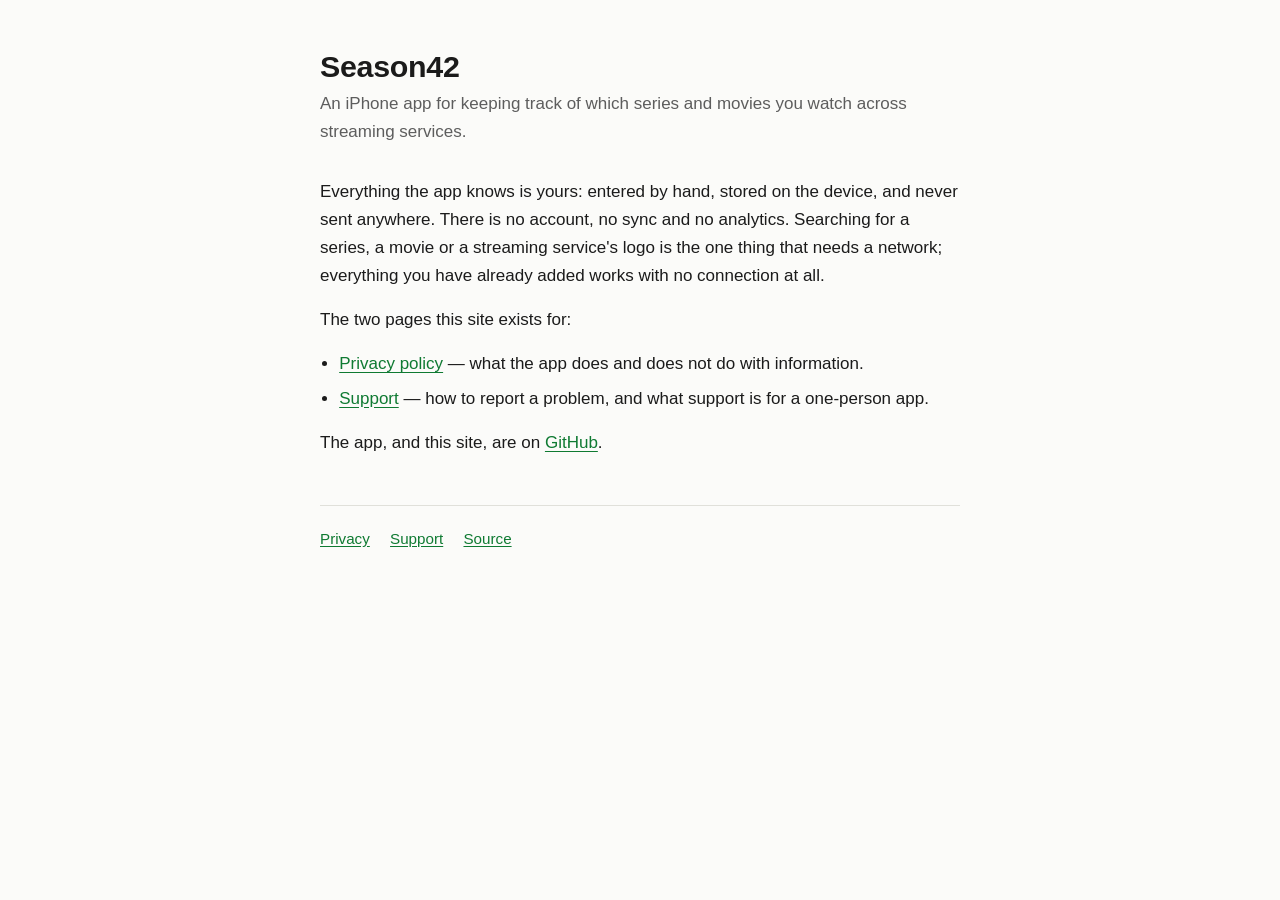
<file: site/index.html>
<!DOCTYPE html>
<html lang="en">
<head>
<meta charset="utf-8">
<meta name="viewport" content="width=device-width, initial-scale=1">
<title>Season42</title>
<link rel="stylesheet" href="style.css">
</head>
<body>
<main>

<h1>Season42</h1>
<p class="lede">An iPhone app for keeping track of which series and movies you watch across
streaming services.</p>

<p>Everything the app knows is yours: entered by hand, stored on the device, and never sent
anywhere. There is no account, no sync and no analytics. Searching for a series, a movie or a
streaming service's logo is the one thing that needs a network; everything you have already
added works with no connection at all.</p>

<p>The two pages this site exists for:</p>

<ul>
  <li><a href="privacy/">Privacy policy</a> — what the app does and does not do with
  information.</li>
  <li><a href="support/">Support</a> — how to report a problem, and what support is for a
  one-person app.</li>
</ul>

<p>The app, and this site, are on
<a href="https://github.com/ArveH/Season42">GitHub</a>.</p>

<nav>
  <a href="privacy/">Privacy</a>
  <a href="support/">Support</a>
  <a href="https://github.com/ArveH/Season42">Source</a>
</nav>

</main>
</body>
</html>
</file>
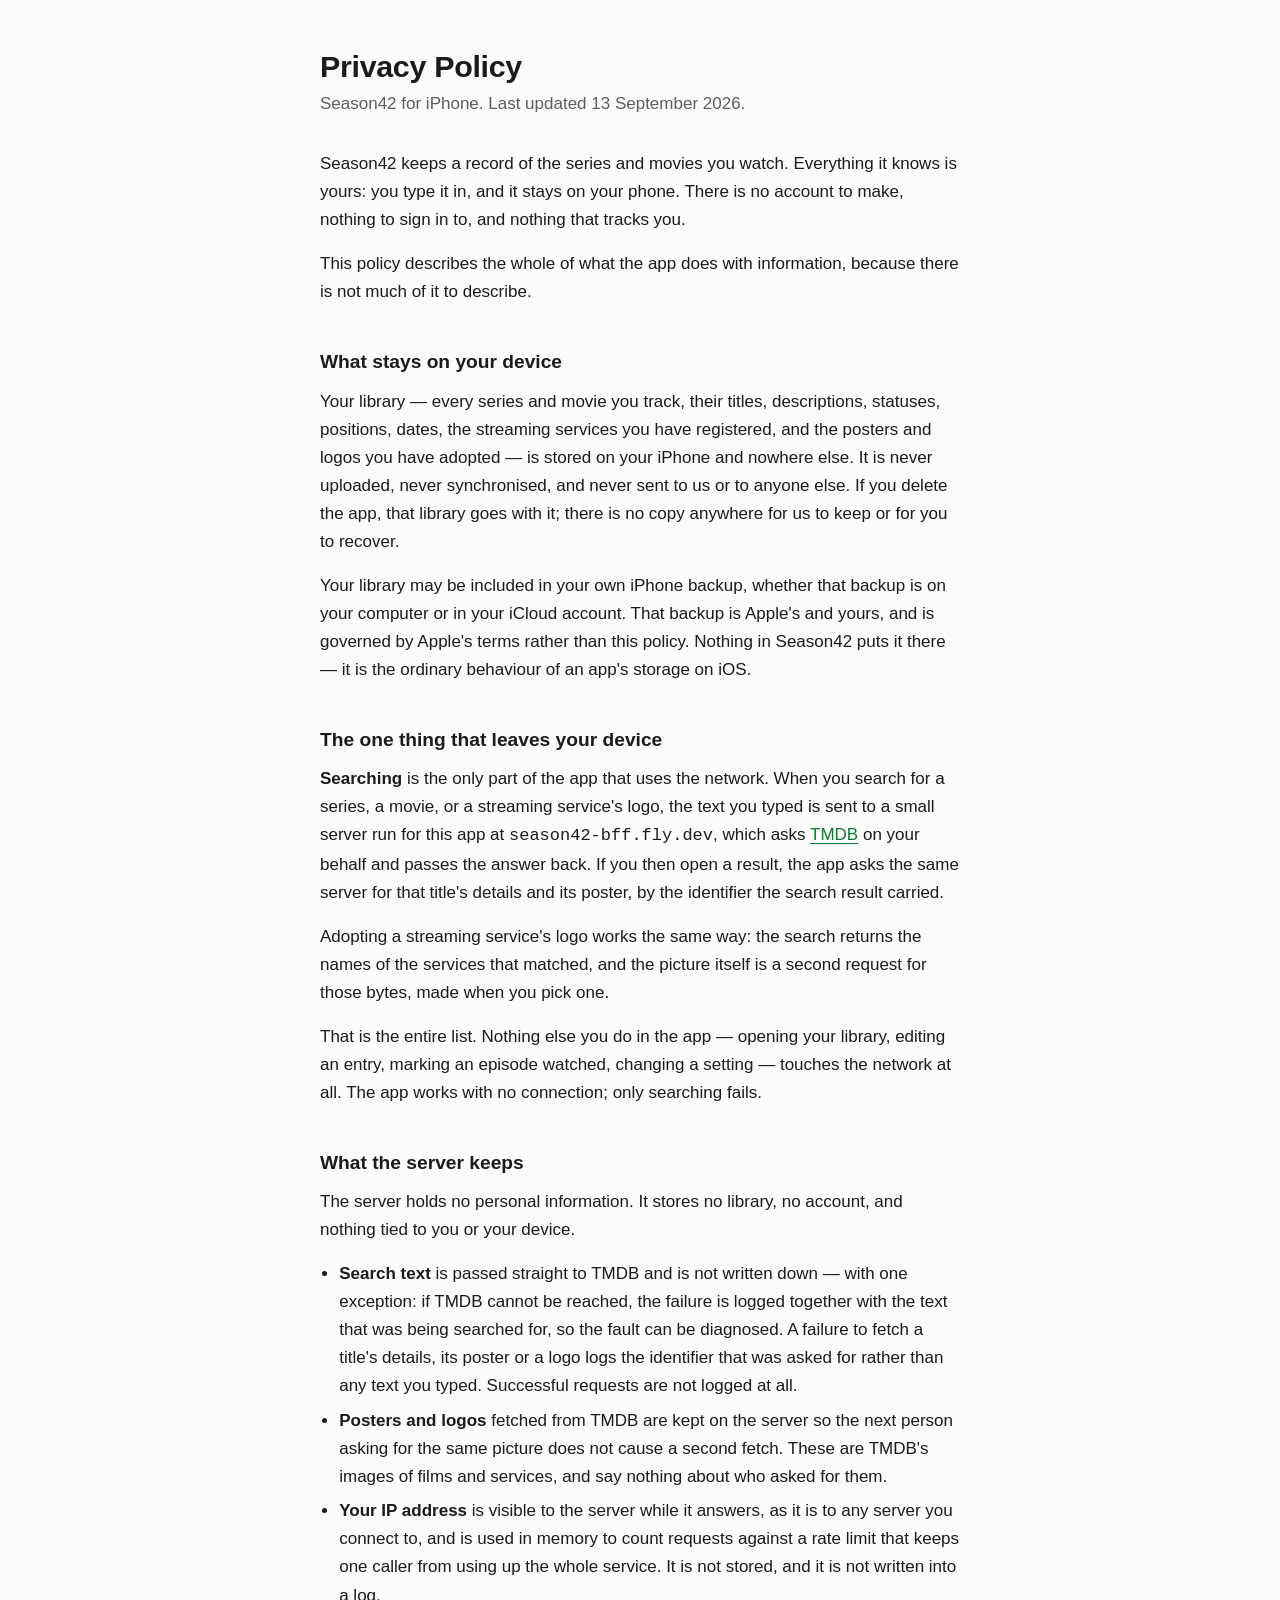
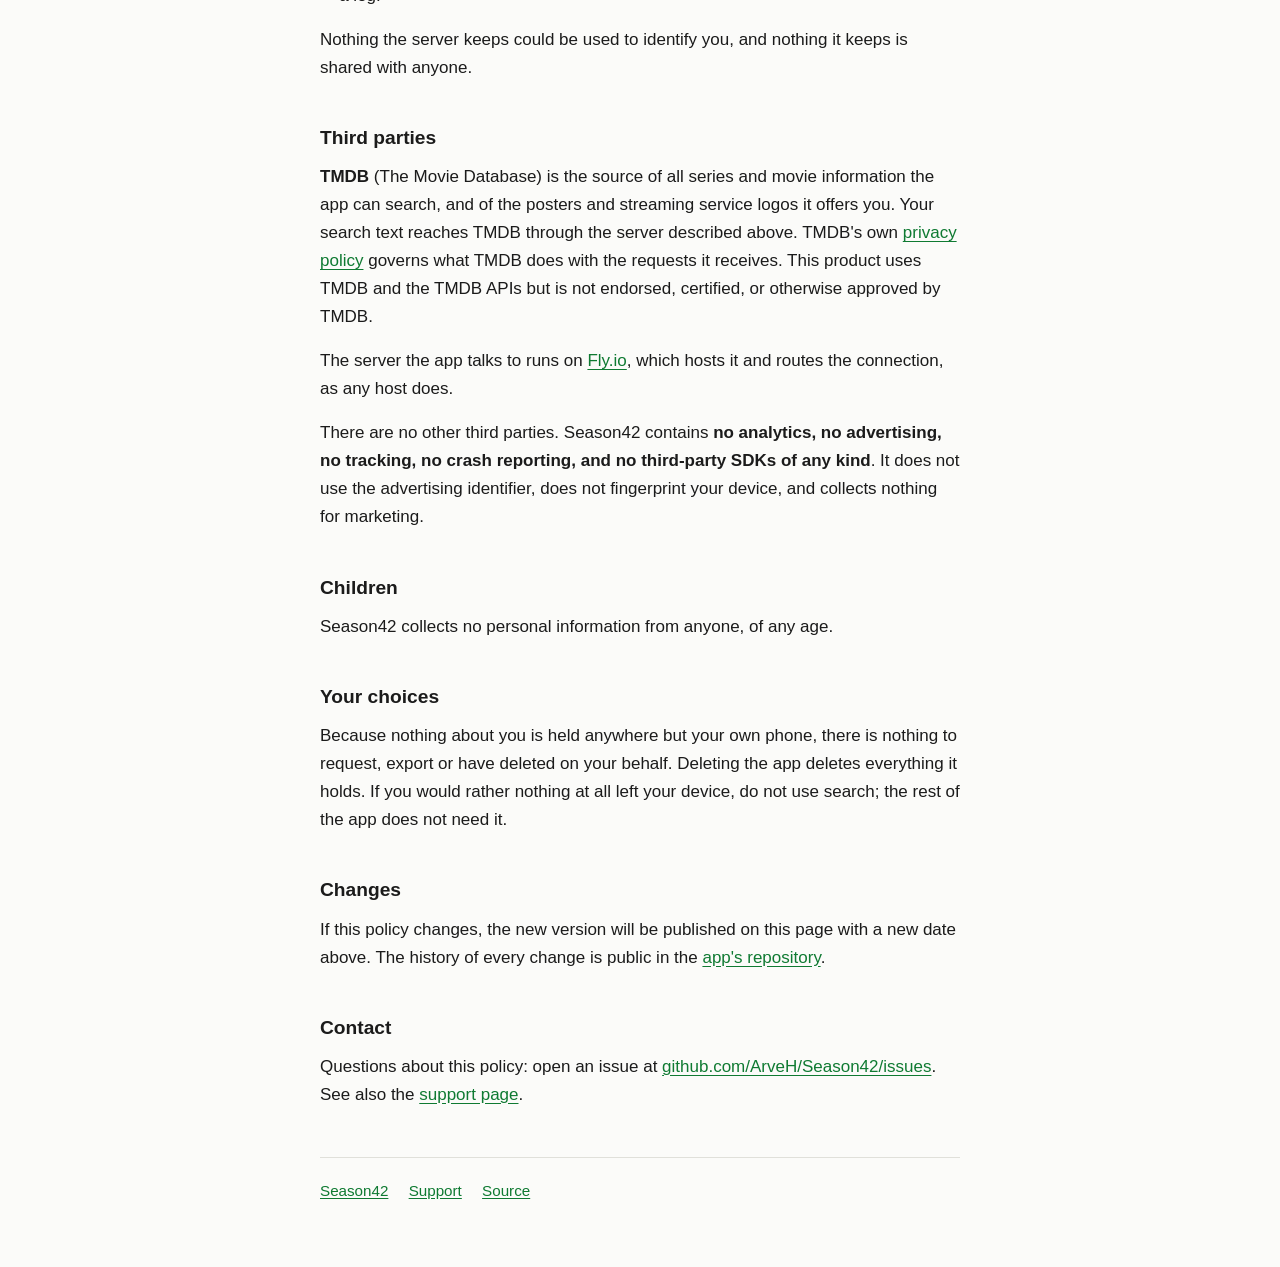
<file: site/privacy/index.html>
<!DOCTYPE html>
<html lang="en">
<head>
<meta charset="utf-8">
<meta name="viewport" content="width=device-width, initial-scale=1">
<title>Privacy Policy — Season42</title>
<link rel="stylesheet" href="../style.css">
</head>
<body>
<main>

<h1>Privacy Policy</h1>
<p class="lede">Season42 for iPhone. Last updated 13 September 2026.</p>

<p>Season42 keeps a record of the series and movies you watch. Everything it knows is
yours: you type it in, and it stays on your phone. There is no account to make, nothing
to sign in to, and nothing that tracks you.</p>

<p>This policy describes the whole of what the app does with information, because there
is not much of it to describe.</p>

<h2>What stays on your device</h2>

<p>Your library — every series and movie you track, their titles, descriptions, statuses,
positions, dates, the streaming services you have registered, and the posters and logos you
have adopted — is stored on your iPhone and nowhere else. It is never uploaded, never
synchronised, and never sent to us or to anyone else. If you delete the app, that library
goes with it; there is no copy anywhere for us to keep or for you to recover.</p>

<p>Your library may be included in your own iPhone backup, whether that backup is on your
computer or in your iCloud account. That backup is Apple's and yours, and is governed by
Apple's terms rather than this policy. Nothing in Season42 puts it there — it is the ordinary
behaviour of an app's storage on iOS.</p>

<h2>The one thing that leaves your device</h2>

<p><strong>Searching</strong> is the only part of the app that uses the network. When you
search for a series, a movie, or a streaming service's logo, the text you typed is sent to a
small server run for this app at <code>season42-bff.fly.dev</code>, which asks
<a href="https://www.themoviedb.org/">TMDB</a> on your behalf and passes the answer back. If
you then open a result, the app asks the same server for that title's details and its poster,
by the identifier the search result carried.</p>

<p>Adopting a streaming service's logo works the same way: the search returns the names of
the services that matched, and the picture itself is a second request for those bytes, made when
you pick one.</p>

<p>That is the entire list. Nothing else you do in the app — opening your library, editing an
entry, marking an episode watched, changing a setting — touches the network at all. The app
works with no connection; only searching fails.</p>

<h2>What the server keeps</h2>

<p>The server holds no personal information. It stores no library, no account, and nothing
tied to you or your device.</p>

<ul>
  <li><strong>Search text</strong> is passed straight to TMDB and is not written down —
  with one exception: if TMDB cannot be reached, the failure is logged together with the text
  that was being searched for, so the fault can be diagnosed. A failure to fetch a title's
  details, its poster or a logo logs the identifier that was asked for rather than any text you
  typed. Successful requests are not logged at all.</li>
  <li><strong>Posters and logos</strong> fetched from TMDB are kept on the server so the next
  person asking for the same picture does not cause a second fetch. These are TMDB's images of
  films and services, and say nothing about who asked for them.</li>
  <li><strong>Your IP address</strong> is visible to the server while it answers, as it is to
  any server you connect to, and is used in memory to count requests against a rate limit that
  keeps one caller from using up the whole service. It is not stored, and it is not written
  into a log.</li>
</ul>

<p>Nothing the server keeps could be used to identify you, and nothing it keeps is shared with
anyone.</p>

<h2>Third parties</h2>

<p><strong>TMDB</strong> (The Movie Database) is the source of all series and movie information
the app can search, and of the posters and streaming service logos it offers you. Your search
text reaches TMDB through the server described above. TMDB's own
<a href="https://www.themoviedb.org/privacy-policy">privacy policy</a> governs what TMDB does
with the requests it receives. This product uses TMDB and the TMDB APIs but is not endorsed, certified, or
otherwise approved by TMDB.</p>

<p>The server the app talks to runs on <a href="https://fly.io/">Fly.io</a>, which hosts it and
routes the connection, as any host does.</p>

<p>There are no other third parties. Season42 contains <strong>no analytics, no advertising, no
tracking, no crash reporting, and no third-party SDKs of any kind</strong>. It does not use the
advertising identifier, does not fingerprint your device, and collects nothing for marketing.</p>

<h2>Children</h2>

<p>Season42 collects no personal information from anyone, of any age.</p>

<h2>Your choices</h2>

<p>Because nothing about you is held anywhere but your own phone, there is nothing to request,
export or have deleted on your behalf. Deleting the app deletes everything it holds. If you
would rather nothing at all left your device, do not use search; the rest of the app does not
need it.</p>

<h2>Changes</h2>

<p>If this policy changes, the new version will be published on this page with a new date above.
The history of every change is public in the
<a href="https://github.com/ArveH/Season42">app's repository</a>.</p>

<h2>Contact</h2>

<p>Questions about this policy: open an issue at
<a href="https://github.com/ArveH/Season42/issues">github.com/ArveH/Season42/issues</a>. See also
the <a href="../support/">support page</a>.</p>

<nav>
  <a href="../">Season42</a>
  <a href="../support/">Support</a>
  <a href="https://github.com/ArveH/Season42">Source</a>
</nav>

</main>
</body>
</html>
</file>
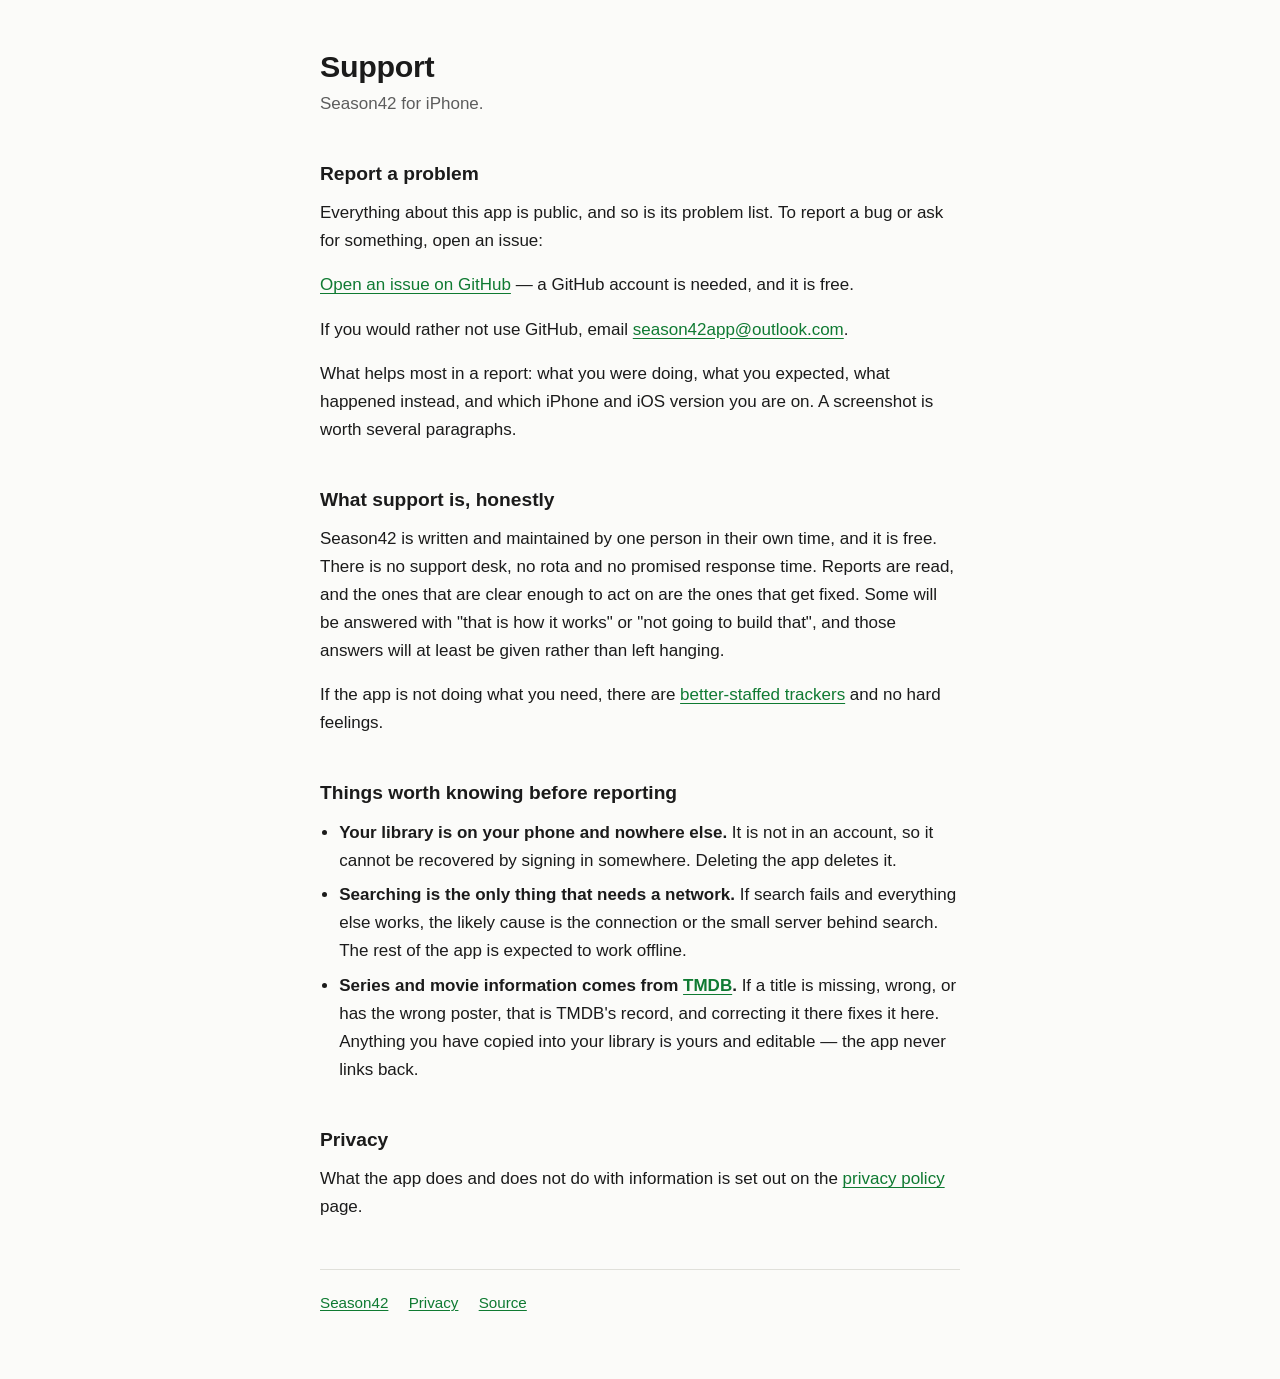
<file: site/support/index.html>
<!DOCTYPE html>
<html lang="en">
<head>
<meta charset="utf-8">
<meta name="viewport" content="width=device-width, initial-scale=1">
<title>Support — Season42</title>
<link rel="stylesheet" href="../style.css">
</head>
<body>
<main>

<h1>Support</h1>
<p class="lede">Season42 for iPhone.</p>

<h2>Report a problem</h2>

<p>Everything about this app is public, and so is its problem list. To report a bug or ask for
something, open an issue:</p>

<p><a href="https://github.com/ArveH/Season42/issues/new/choose">Open an issue on GitHub</a> — a GitHub
account is needed, and it is free.</p>

<p>If you would rather not use GitHub, email
<a href="mailto:season42app@outlook.com">season42app@outlook.com</a>.</p>

<p>What helps most in a report: what you were doing, what you expected, what happened instead,
and which iPhone and iOS version you are on. A screenshot is worth several paragraphs.</p>

<h2>What support is, honestly</h2>

<p>Season42 is written and maintained by one person in their own time, and it is free. There is
no support desk, no rota and no promised response time. Reports are read, and the ones that are
clear enough to act on are the ones that get fixed. Some will be answered with "that is how it
works" or "not going to build that", and those answers will at least be given rather than left
hanging.</p>

<p>If the app is not doing what you need, there are
<a href="https://github.com/ArveH/Season42#you-probably-want-a-real-tracker-instead">better-staffed
trackers</a> and no hard feelings.</p>

<h2>Things worth knowing before reporting</h2>

<ul>
  <li><strong>Your library is on your phone and nowhere else.</strong> It is not in an account,
  so it cannot be recovered by signing in somewhere. Deleting the app deletes it.</li>
  <li><strong>Searching is the only thing that needs a network.</strong> If search fails and
  everything else works, the likely cause is the connection or the small server behind search.
  The rest of the app is expected to work offline.</li>
  <li><strong>Series and movie information comes from
  <a href="https://www.themoviedb.org/">TMDB</a>.</strong> If a title is missing, wrong, or has
  the wrong poster, that is TMDB's record, and correcting it there fixes it here. Anything you
  have copied into your library is yours and editable — the app never links back.</li>
</ul>

<h2>Privacy</h2>

<p>What the app does and does not do with information is set out on the
<a href="../privacy/">privacy policy</a> page.</p>

<nav>
  <a href="../">Season42</a>
  <a href="../privacy/">Privacy</a>
  <a href="https://github.com/ArveH/Season42">Source</a>
</nav>

</main>
</body>
</html>
</file>
<file: site/style.css>
/* One stylesheet for the three pages, served from the same origin as they are: the site
   fetches nothing from anywhere else, which is both cheaper to serve and the only way a
   privacy policy can say a page loads no third-party resources and mean it. */

:root {
  color-scheme: light dark;
  --ink: #1b1b1b;
  --ink-quiet: #5d5d5d;
  --paper: #fbfbf9;
  --rule: #e0e0da;
  --accent: #0f7a32;
}

@media (prefers-color-scheme: dark) {
  :root {
    --ink: #ececec;
    --ink-quiet: #a6a6a6;
    --paper: #131313;
    --rule: #2c2c2c;
    --accent: #4aff4a;
  }
}

* { box-sizing: border-box; }

body {
  margin: 0;
  padding: 3rem 1.25rem 4rem;
  background: var(--paper);
  color: var(--ink);
  font: 1.0625rem/1.65 -apple-system, BlinkMacSystemFont, "Segoe UI", Roboto, Helvetica, Arial, sans-serif;
  -webkit-text-size-adjust: 100%;
}

main {
  max-width: 40rem;
  margin: 0 auto;
}

h1 {
  font-size: 1.9rem;
  line-height: 1.2;
  margin: 0 0 0.35rem;
  letter-spacing: -0.01em;
}

h2 {
  font-size: 1.2rem;
  margin: 2.5rem 0 0.6rem;
}

p, ul { margin: 0 0 1rem; }

ul { padding-left: 1.2rem; }

li { margin-bottom: 0.4rem; }

a {
  color: var(--accent);
  text-underline-offset: 0.15em;
}

.lede {
  color: var(--ink-quiet);
  margin-bottom: 2rem;
}

.updated {
  color: var(--ink-quiet);
  font-size: 0.9rem;
}

nav {
  margin-top: 3rem;
  padding-top: 1.25rem;
  border-top: 1px solid var(--rule);
  font-size: 0.95rem;
  color: var(--ink-quiet);
}

nav a { margin-right: 1rem; }
</file>
